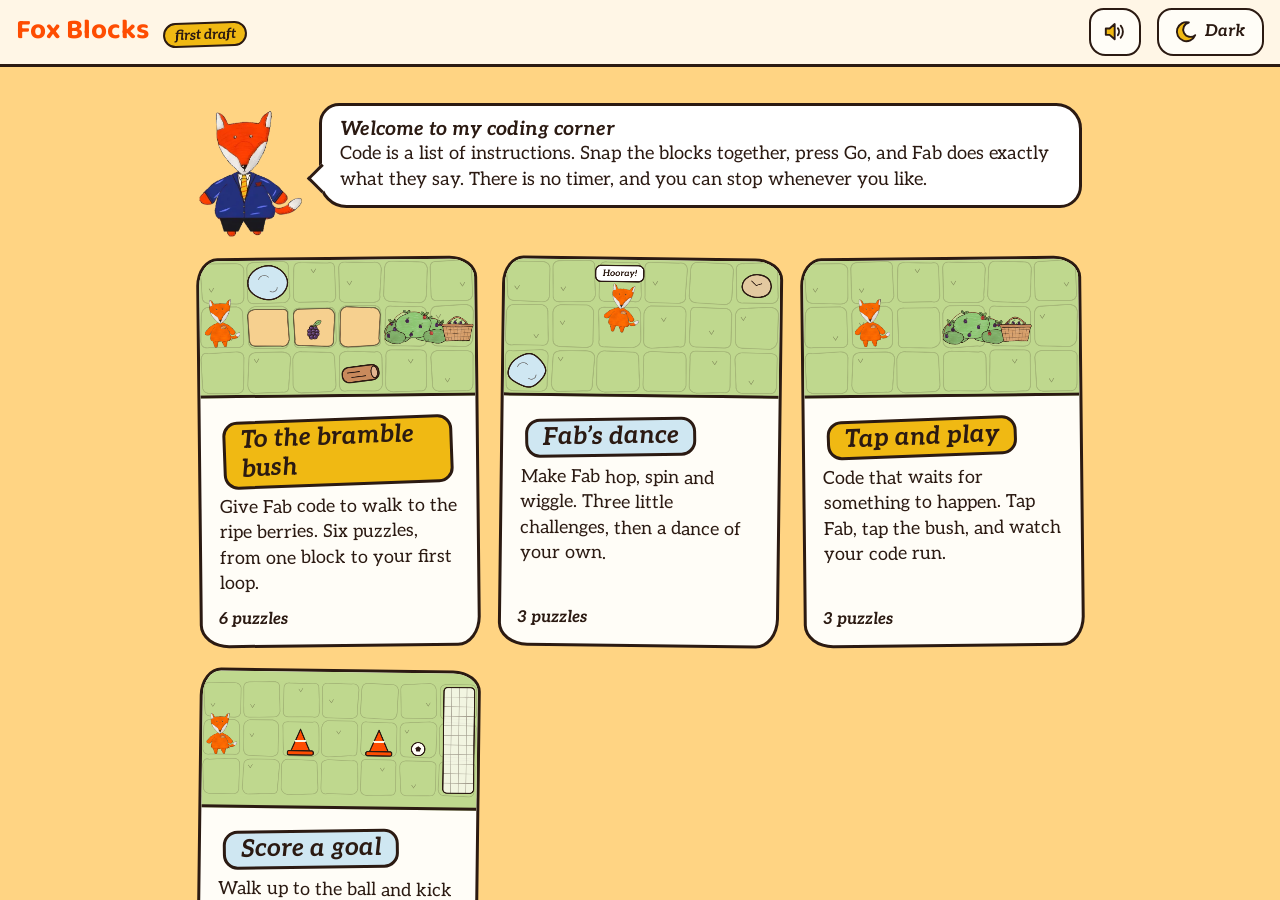
<file: code.html>
<!DOCTYPE html>
<html lang="en-GB">
<head>
<meta charset="UTF-8">
<meta name="viewport" content="width=device-width, initial-scale=1.0">
<title>Fox Blocks · BeMoreFab Virtual School</title>
<link rel="icon" href="icon.png">
<link rel="stylesheet" href="code/fonts.css">
<link rel="stylesheet" href="code/fabcode.css">
</head>
<body>
<!-- Fox Blocks: the coding area, a first playable draft. Built on Blockly (lib/blockly, Apache 2.0).
     It is its own page. In Fab Fox World it opens inside Dad’s Workshop and the STEM Den (code.html?embed=1); the landing page does not link here yet.
     The junior level: picture blocks that snap under "Go", a stage in the Fab Fox World look, Dad setting the task. -->
<div id="fc" class="fc" data-view="home">
  <header class="fc-top">
    <button type="button" class="fc-b fc-back" id="fcBack" hidden></button>
    <h1 class="fc-title"><span class="fc-word">Fox Blocks</span><span class="fc-draft">first draft</span></h1>
    <div class="fc-where" id="fcWhere" aria-live="polite"></div>
    <ol class="fc-dots" id="fcDots" aria-label="Puzzles"></ol>
    <button type="button" class="fc-b fc-theme fc-sound" id="fcSound" data-a="sound"></button>
    <button type="button" class="fc-b fc-theme" id="fcTheme" data-a="theme"></button>
  </header>

  <main class="fc-home" id="fcHome"></main>

  <main class="fc-work" id="fcWork" hidden>
    <section class="fc-brief" id="fcBrief" aria-label="What to do"></section>
    <section class="fc-blocks" aria-label="My blocks">
      <div class="fc-blocklabel"><span>Blocks</span><span>My code</span></div>
      <div id="fcBlockly" class="fc-blockly"></div>
    </section>
    <section class="fc-stage" aria-label="The stage">
      <div class="fc-canvaswrap" id="fcWrap"><canvas id="fcStage" role="img" aria-label="Fab on the grass"></canvas></div>
      <div class="fc-ctrl" id="fcCtrl"></div>
    </section>
  </main>
  <p class="fc-live" id="fcLive" role="status" aria-live="polite"></p>
</div>
<script src="lib/blockly/blockly_compressed.js"></script>
<script src="lib/blockly/en.js"></script>
<script src="code/fabcode.js"></script>
</body>
</html>
</file>
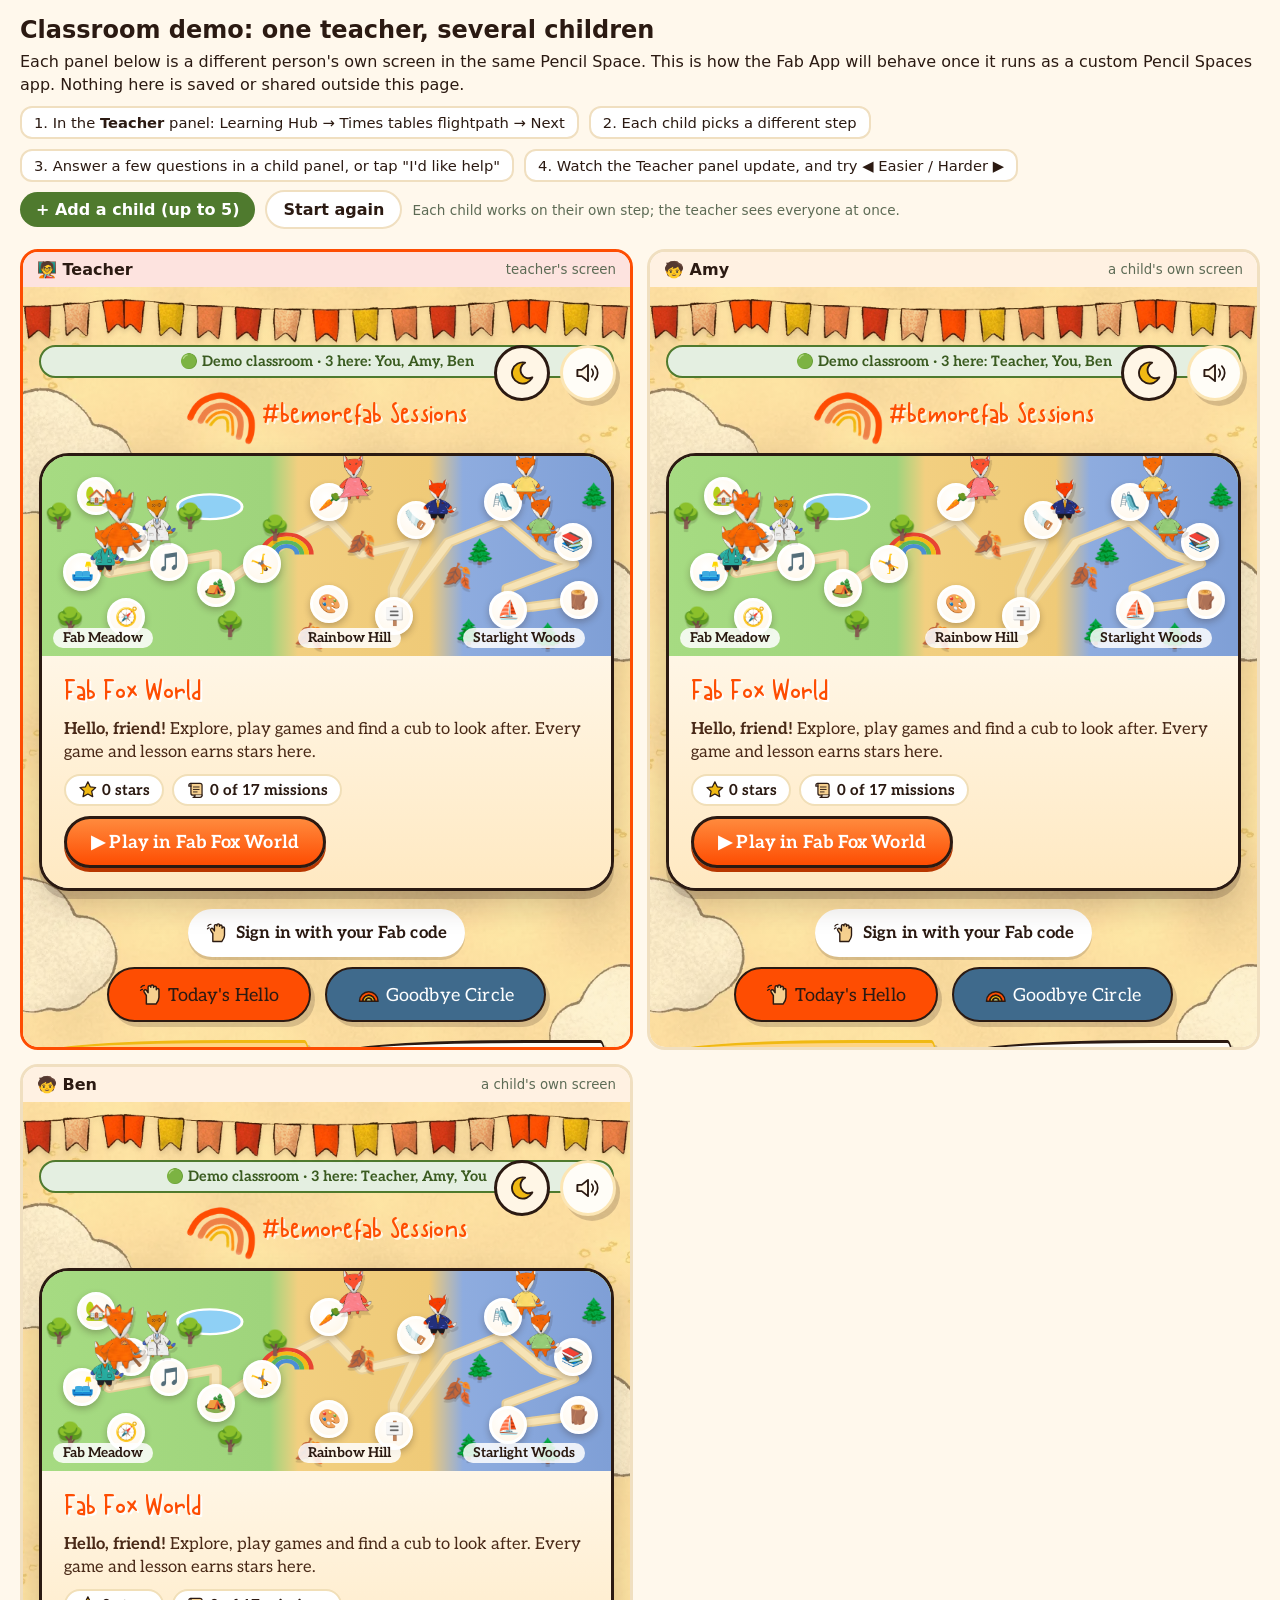
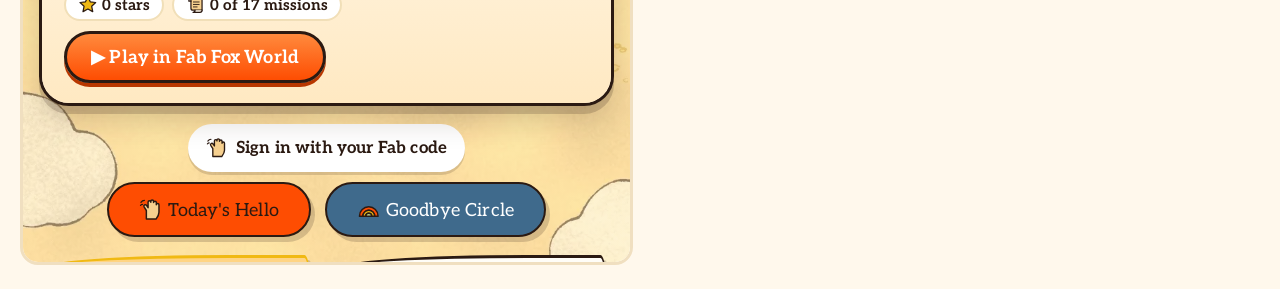
<file: demo.html>
<!DOCTYPE html>
<html lang="en-GB">
<head>
<meta charset="utf-8">
<meta name="viewport" content="width=device-width, initial-scale=1">
<title>#bemorefab classroom demo</title>
<style>
  :root{ --ink:#2B1A12; --soft:#5d6b55; --cream:#FFF8EC; --line:#F0DFC0; --flame:#FE4D02; --leaf:#4F7A2E; }
  *{ box-sizing:border-box; }
  body{ margin:0; font-family:system-ui, -apple-system, "Segoe UI", sans-serif; background:var(--cream); color:var(--ink); }
  header{ padding:16px 20px 8px; max-width:1500px; margin:0 auto; }
  h1{ margin:0 0 6px; font-size:1.5rem; }
  p{ margin:4px 0; line-height:1.45; }
  .steps{ display:flex; gap:10px; flex-wrap:wrap; margin:10px 0 4px; padding:0; list-style:none; }
  .steps li{ background:#fff; border:2px solid var(--line); border-radius:12px; padding:6px 12px; font-size:.92rem; }
  .bar{ display:flex; gap:10px; align-items:center; flex-wrap:wrap; margin:8px 0 0; }
  button{ font:inherit; font-weight:700; border:0; border-radius:999px; padding:8px 16px; cursor:pointer; background:var(--leaf); color:#fff; }
  button.soft{ background:#fff; color:var(--ink); border:2px solid var(--line); }
  .room{ display:grid; grid-template-columns:repeat(auto-fit, minmax(440px, 1fr)); gap:14px; padding:12px 20px 24px; max-width:1500px; margin:0 auto; }
  .pane{ background:#fff; border:3px solid var(--line); border-radius:18px; overflow:hidden; display:flex; flex-direction:column; }
  .pane.teacher{ border-color:var(--flame); }
  .pane h2{ margin:0; padding:8px 14px; font-size:1rem; background:#FFF1E2; display:flex; justify-content:space-between; align-items:center; }
  .pane.teacher h2{ background:#FDE3DF; }
  .pane h2 small{ font-weight:400; color:var(--soft); }
  iframe{ border:0; width:100%; height:760px; display:block; }
  .note{ font-size:.85rem; color:var(--soft); }
</style>
</head>
<body>
<header>
  <h1>Classroom demo: one teacher, several children</h1>
  <p>Each panel below is a different person's own screen in the same Pencil Space. This is how the Fab App will behave once it runs as a custom Pencil Spaces app. Nothing here is saved or shared outside this page.</p>
  <ol class="steps">
    <li>1. In the <b>Teacher</b> panel: Learning Hub → Times tables flightpath → Next</li>
    <li>2. Each child picks a different step</li>
    <li>3. Answer a few questions in a child panel, or tap "I'd like help"</li>
    <li>4. Watch the Teacher panel update, and try ◀ Easier / Harder ▶</li>
  </ol>
  <div class="bar">
    <button id="add">+ Add a child (up to 5)</button>
    <button class="soft" id="reset">Start again</button>
    <span class="note">Each child works on their own step; the teacher sees everyone at once.</span>
  </div>
</header>
<main class="room" id="room"></main>
<script>
/* A stand-in for Pencil Spaces: tells each panel who is in the "Space" and
   relays the app's shared updates between panels, as Pencil does for custom apps. */
(function(){
  const NAMES = ['Amy', 'Ben', 'Cara', 'Dev', 'Ellis'];
  const people = [{ _id:'teacher', name:'Teacher', role:'HOST', profilePicture:'' }];
  const frames = new Map();   // window -> user id
  let updates = [];           // every shared change so far, replayed to late joiners
  const room = document.getElementById('room');

  function send(win, data){ win.postMessage(data, location.origin); }
  function everyoneInfo(id){ return { currentUserId:id, ownerId:'teacher', users:people.slice() }; }
  function tellEveryoneWhoIsHere(){
    frames.forEach((id, win) => send(win, { _type:'SpaceContext', spaceContext:{ marioId:'demo', spaceUsersInfo:everyoneInfo(id), spaceSessionInfo:{ spaceId:'demo', sessionId:'demo' } } }));
  }
  window.addEventListener('message', e => {
    if(e.origin !== location.origin || !frames.has(e.source)) return;
    const ev = e.data && e.data.event; if(!ev) return;
    const id = frames.get(e.source);
    if(ev._type === 'RequestSpaceContext'){
      send(e.source, { _type:'SpaceContext', spaceContext:{ marioId:'demo', spaceUsersInfo:everyoneInfo(id), spaceSessionInfo:{ spaceId:'demo', sessionId:'demo' } } });
    } else if(ev._type === 'Ready'){
      updates.forEach(u => send(e.source, { _type:'YJSUpdate', update:u }));
      if(!updates.length) send(e.source, { _type:'YJSUpdate', update:new Uint8Array([0, 0]) });
    } else if(ev._type === 'YJSUpdate'){
      const u = new Uint8Array(ev.update);
      updates.push(u);
      frames.forEach((other, win) => { if(win !== e.source) send(win, { _type:'YJSUpdate', update:u }); });
    }
  });
  function addPane(person){
    const pane = document.createElement('section');
    pane.className = 'pane' + (person.role === 'HOST' ? ' teacher' : '');
    pane.innerHTML = `<h2><span>${person.role === 'HOST' ? '🧑‍🏫 ' : '🧒 '}${person.name}</span><small>${person.role === 'HOST' ? "teacher's screen" : 'a child\'s own screen'}</small></h2>`;
    const f = document.createElement('iframe');
    f.title = person.name + "'s screen";
    f.src = 'index.html?pencil=demo&as=' + encodeURIComponent(person._id);
    pane.appendChild(f);
    room.appendChild(pane);
    f.addEventListener('load', () => { frames.set(f.contentWindow, person._id); });
    frames.set(f.contentWindow, person._id);
  }
  function addChild(){
    const n = people.length - 1;
    if(n >= NAMES.length) return;
    const p = { _id:'child-' + (n + 1), name:NAMES[n], role:'PARTICIPANT', profilePicture:'' };
    people.push(p);
    addPane(p);
    tellEveryoneWhoIsHere();
    document.getElementById('add').disabled = people.length - 1 >= NAMES.length;
  }
  document.getElementById('add').addEventListener('click', addChild);
  document.getElementById('reset').addEventListener('click', () => location.reload());
  addPane(people[0]);
  addChild(); addChild();
})();
</script>
</body>
</html>
</file>
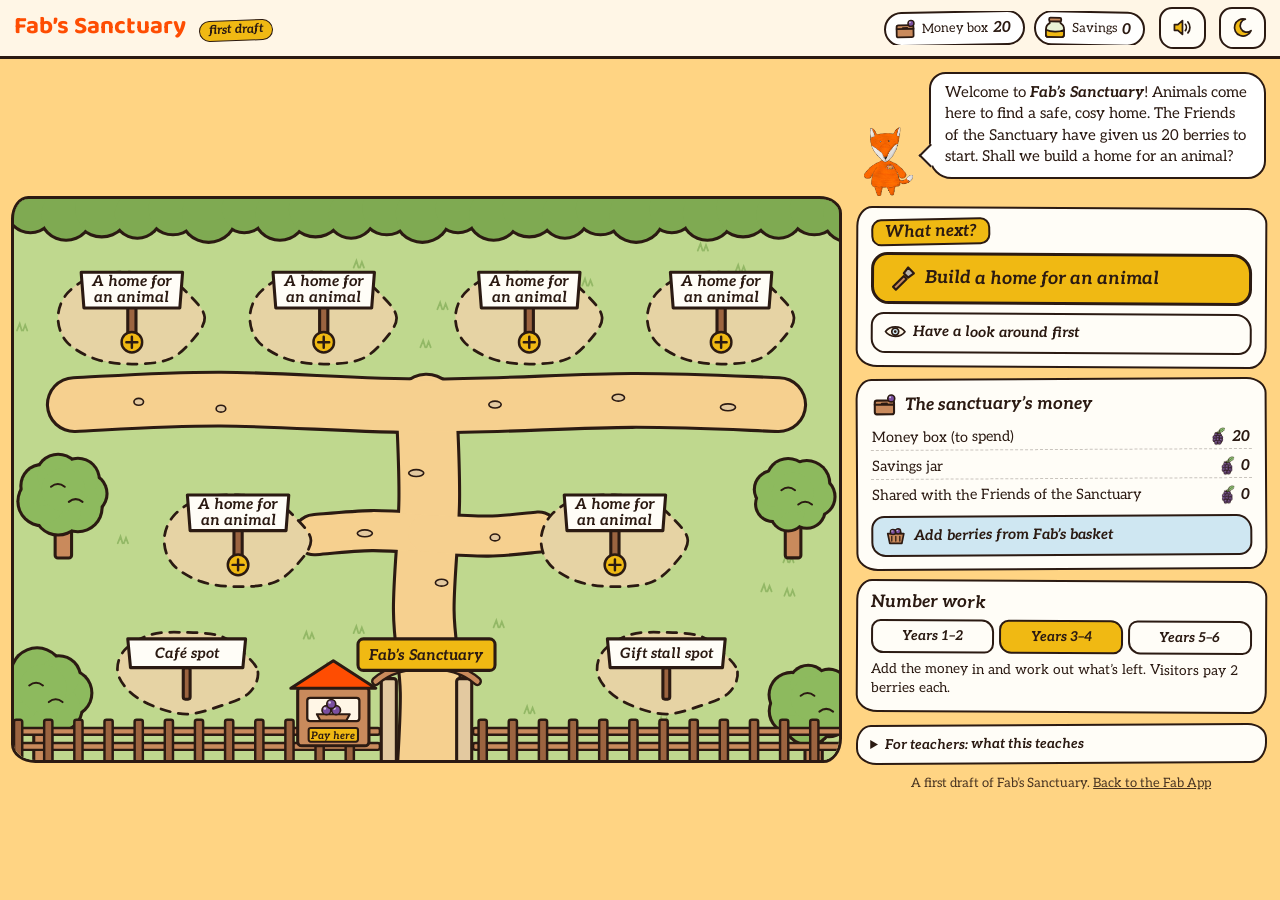
<file: sanctuary.html>
<!DOCTYPE html>
<html lang="en-GB">
<head>
<meta charset="UTF-8">
<meta name="viewport" content="width=device-width, initial-scale=1.0">
<title>Fab’s Sanctuary · BeMoreFab Virtual School</title>
<link rel="icon" href="icon.png">
<link rel="stylesheet" href="code/fonts.css">
<link rel="stylesheet" href="sanctuary/sanct.css">
</head>
<body>
<!-- Fab's Sanctuary: a first playable draft (26 Nov 2026). Children run an animal sanctuary and learn how money works.
     It is its own page. It opens inside Fab Fox World (Fox's Den, for now) and from the Games page of the Fab App (sanctuary.html?embed=1).
     Its place in Fab Fox World is still to be chosen. The drawings are drawn in code, for Andrew to redraw. -->
<div id="sn" class="sn">
  <header class="sn-top">
    <button type="button" class="sn-b sn-back" id="snBack" hidden></button>
    <h1 class="sn-title"><span class="sn-word">Fab’s Sanctuary</span><span class="sn-draft">first draft</span></h1>
    <div class="sn-money" id="snMoney"></div>
    <button type="button" class="sn-b sn-help" id="snHelp" data-a="help" hidden></button>
    <button type="button" class="sn-b sn-sound" id="snSound" data-a="sound"></button>
    <button type="button" class="sn-b sn-theme" id="snTheme" data-a="theme"></button>
  </header>
  <main class="sn-main">
    <section class="sn-park" id="snPark" aria-label="The sanctuary">
      <div class="sn-scene" id="snScene">
        <svg id="snSvg" viewBox="0 0 1200 820" role="img" aria-label="Fab’s Sanctuary from above: homes for animals, a path and the gate"></svg>
        <div class="sn-hot" id="snHot"></div>
      </div>
    </section>
    <section class="sn-side" id="snSide" aria-label="What to do"></section>
  </main>
  <div class="sn-sheet" id="snSheet" hidden><div class="sn-card" id="snCard" role="dialog" aria-modal="true" aria-labelledby="snCardTitle"></div></div>
  <p class="sn-live" id="snLive" role="status" aria-live="polite"></p>
</div>
<script src="sanctuary/sanct.js"></script>
</body>
</html>
</file>
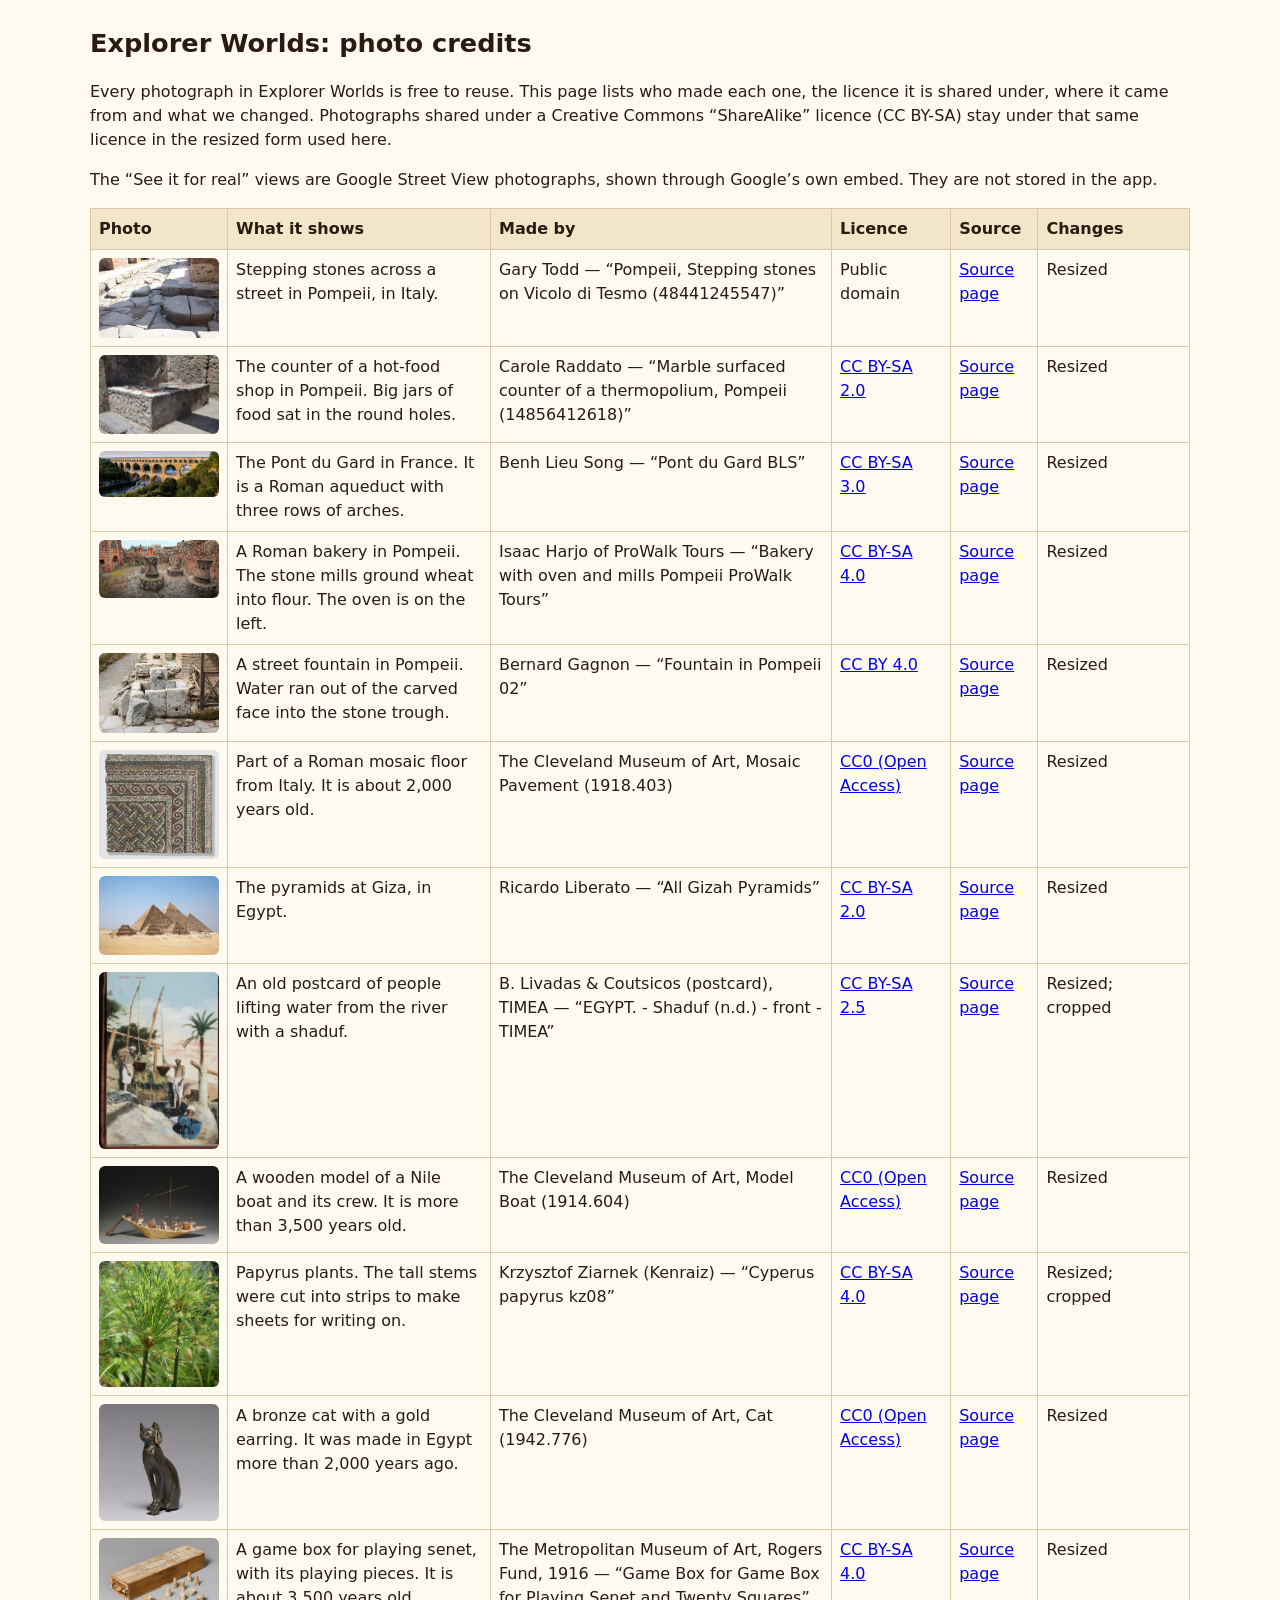
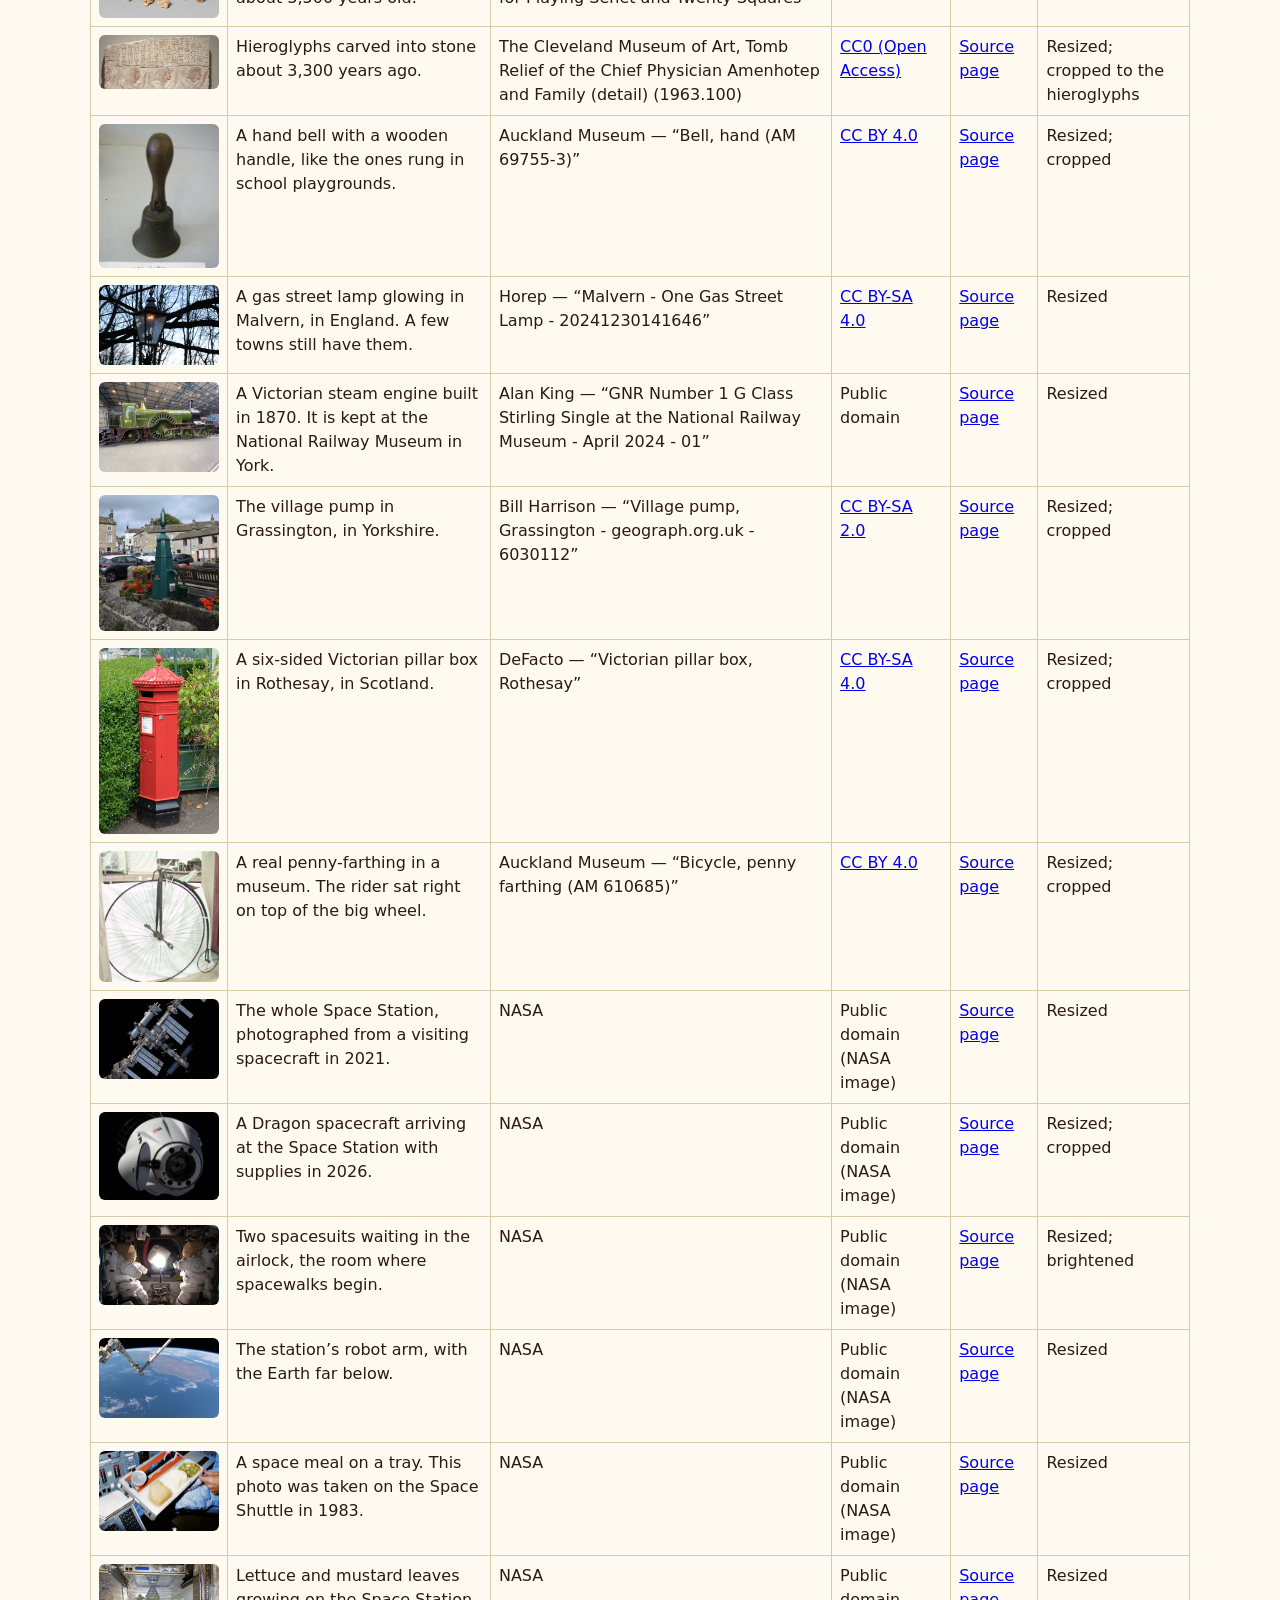
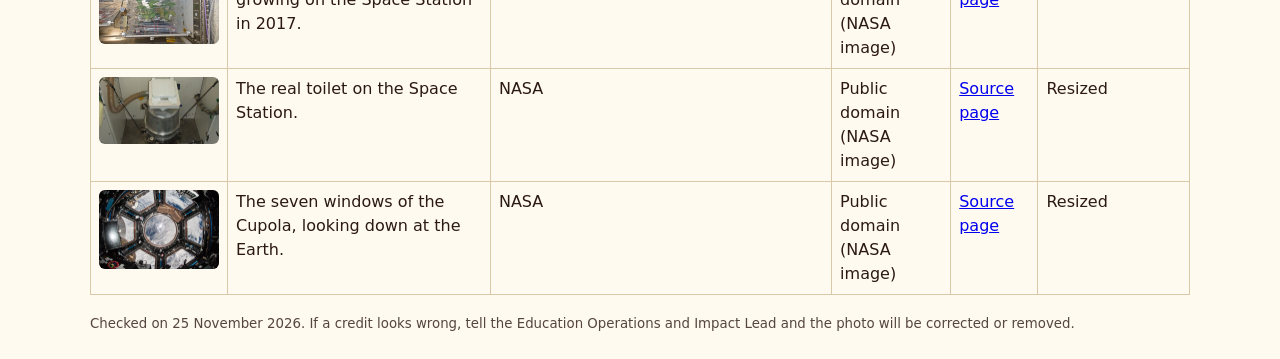
<file: explore/CREDITS.html>
<!doctype html><html lang="en-GB"><head><meta charset="utf-8"><meta name="viewport" content="width=device-width,initial-scale=1"><title>Explorer Worlds: photo credits</title>
<style>body{font:16px/1.5 system-ui,Segoe UI,Arial,sans-serif;margin:24px auto;max-width:1100px;padding:0 16px;color:#2B1A12;background:#fffaf0}h1{font-size:1.6rem}table{border-collapse:collapse;width:100%}th,td{border:1px solid #d9c9a8;padding:8px;text-align:left;vertical-align:top}th{background:#f3e6c8}img{width:120px;height:auto;display:block;border-radius:6px}small{opacity:.8}</style></head><body>
<h1>Explorer Worlds: photo credits</h1>
<p>Every photograph in Explorer Worlds is free to reuse. This page lists who made each one, the licence it is shared under, where it came from and what we changed. Photographs shared under a Creative Commons “ShareAlike” licence (CC BY-SA) stay under that same licence in the resized form used here.</p>
<p>The “See it for real” views are Google Street View photographs, shown through Google’s own embed. They are not stored in the app.</p>
<table><thead><tr><th>Photo</th><th>What it shows</th><th>Made by</th><th>Licence</th><th>Source</th><th>Changes</th></tr></thead><tbody>
<tr><td><img src="rome-stones.jpg" alt="" loading="lazy"></td><td>Stepping stones across a street in Pompeii, in Italy.</td><td>Gary Todd — “Pompeii, Stepping stones on Vicolo di Tesmo (48441245547)”</td><td>Public domain</td><td><a href="https://commons.wikimedia.org/wiki/File:Pompeii%2C_Stepping_stones_on_Vicolo_di_Tesmo_%2848441245547%29.jpg" rel="noopener">Source page</a></td><td>Resized</td></tr>
<tr><td><img src="rome-thermo.jpg" alt="" loading="lazy"></td><td>The counter of a hot-food shop in Pompeii. Big jars of food sat in the round holes.</td><td>Carole Raddato — “Marble surfaced counter of a thermopolium, Pompeii (14856412618)”</td><td><a href="https://creativecommons.org/licenses/by-sa/2.0/" rel="noopener">CC BY-SA 2.0</a></td><td><a href="https://commons.wikimedia.org/wiki/File:Marble_surfaced_counter_of_a_thermopolium%2C_Pompeii_%2814856412618%29.jpg" rel="noopener">Source page</a></td><td>Resized</td></tr>
<tr><td><img src="rome-aqueduct.jpg" alt="" loading="lazy"></td><td>The Pont du Gard in France. It is a Roman aqueduct with three rows of arches.</td><td>Benh Lieu Song — “Pont du Gard BLS”</td><td><a href="https://creativecommons.org/licenses/by-sa/3.0/" rel="noopener">CC BY-SA 3.0</a></td><td><a href="https://commons.wikimedia.org/wiki/File:Pont_du_Gard_BLS.jpg" rel="noopener">Source page</a></td><td>Resized</td></tr>
<tr><td><img src="rome-bakery.jpg" alt="" loading="lazy"></td><td>A Roman bakery in Pompeii. The stone mills ground wheat into flour. The oven is on the left.</td><td>Isaac Harjo of ProWalk Tours — “Bakery with oven and mills Pompeii ProWalk Tours”</td><td><a href="https://creativecommons.org/licenses/by-sa/4.0/" rel="noopener">CC BY-SA 4.0</a></td><td><a href="https://commons.wikimedia.org/wiki/File:Bakery_with_oven_and_mills_Pompeii_ProWalk_Tours.jpg" rel="noopener">Source page</a></td><td>Resized</td></tr>
<tr><td><img src="rome-fountain.jpg" alt="" loading="lazy"></td><td>A street fountain in Pompeii. Water ran out of the carved face into the stone trough.</td><td>Bernard Gagnon — “Fountain in Pompeii 02”</td><td><a href="https://creativecommons.org/licenses/by/4.0/" rel="noopener">CC BY 4.0</a></td><td><a href="https://commons.wikimedia.org/wiki/File:Fountain_in_Pompeii_02.jpg" rel="noopener">Source page</a></td><td>Resized</td></tr>
<tr><td><img src="rome-mosaic.jpg" alt="" loading="lazy"></td><td>Part of a Roman mosaic floor from Italy. It is about 2,000 years old.</td><td>The Cleveland Museum of Art, Mosaic Pavement (1918.403)</td><td><a href="https://creativecommons.org/publicdomain/zero/1.0/" rel="noopener">CC0 (Open Access)</a></td><td><a href="https://clevelandart.org/art/1918.403" rel="noopener">Source page</a></td><td>Resized</td></tr>
<tr><td><img src="egypt-pyramids.jpg" alt="" loading="lazy"></td><td>The pyramids at Giza, in Egypt.</td><td>Ricardo Liberato — “All Gizah Pyramids”</td><td><a href="https://creativecommons.org/licenses/by-sa/2.0/" rel="noopener">CC BY-SA 2.0</a></td><td><a href="https://commons.wikimedia.org/wiki/File:All_Gizah_Pyramids.jpg" rel="noopener">Source page</a></td><td>Resized</td></tr>
<tr><td><img src="egypt-shaduf.jpg" alt="" loading="lazy"></td><td>An old postcard of people lifting water from the river with a shaduf.</td><td>B. Livadas &amp; Coutsicos (postcard), TIMEA — “EGYPT. - Shaduf (n.d.) - front - TIMEA”</td><td><a href="https://creativecommons.org/licenses/by-sa/2.5/" rel="noopener">CC BY-SA 2.5</a></td><td><a href="https://commons.wikimedia.org/wiki/File:EGYPT._-_Shaduf_%28n.d.%29_-_front_-_TIMEA.jpg" rel="noopener">Source page</a></td><td>Resized; cropped</td></tr>
<tr><td><img src="egypt-boat.jpg" alt="" loading="lazy"></td><td>A wooden model of a Nile boat and its crew. It is more than 3,500 years old.</td><td>The Cleveland Museum of Art, Model Boat (1914.604)</td><td><a href="https://creativecommons.org/publicdomain/zero/1.0/" rel="noopener">CC0 (Open Access)</a></td><td><a href="https://clevelandart.org/art/1914.604" rel="noopener">Source page</a></td><td>Resized</td></tr>
<tr><td><img src="egypt-papyrus.jpg" alt="" loading="lazy"></td><td>Papyrus plants. The tall stems were cut into strips to make sheets for writing on.</td><td>Krzysztof Ziarnek (Kenraiz) — “Cyperus papyrus kz08”</td><td><a href="https://creativecommons.org/licenses/by-sa/4.0/" rel="noopener">CC BY-SA 4.0</a></td><td><a href="https://commons.wikimedia.org/wiki/File:Cyperus_papyrus_kz08.jpg" rel="noopener">Source page</a></td><td>Resized; cropped</td></tr>
<tr><td><img src="egypt-cat.jpg" alt="" loading="lazy"></td><td>A bronze cat with a gold earring. It was made in Egypt more than 2,000 years ago.</td><td>The Cleveland Museum of Art, Cat (1942.776)</td><td><a href="https://creativecommons.org/publicdomain/zero/1.0/" rel="noopener">CC0 (Open Access)</a></td><td><a href="https://clevelandart.org/art/1942.776" rel="noopener">Source page</a></td><td>Resized</td></tr>
<tr><td><img src="egypt-senet.jpg" alt="" loading="lazy"></td><td>A game box for playing senet, with its playing pieces. It is about 3,500 years old.</td><td>The Metropolitan Museum of Art, Rogers Fund, 1916 — “Game Box for Game Box for Playing Senet and Twenty Squares”</td><td><a href="https://creativecommons.org/licenses/by-sa/4.0/" rel="noopener">CC BY-SA 4.0</a></td><td><a href="https://commons.wikimedia.org/wiki/File:Game_Box_for_Game_Box_for_Playing_Senet_and_Twenty_Squares.jpg" rel="noopener">Source page</a></td><td>Resized</td></tr>
<tr><td><img src="egypt-hiero.jpg" alt="" loading="lazy"></td><td>Hieroglyphs carved into stone about 3,300 years ago.</td><td>The Cleveland Museum of Art, Tomb Relief of the Chief Physician Amenhotep and Family (detail) (1963.100)</td><td><a href="https://creativecommons.org/publicdomain/zero/1.0/" rel="noopener">CC0 (Open Access)</a></td><td><a href="https://clevelandart.org/art/1963.100" rel="noopener">Source page</a></td><td>Resized; cropped to the hieroglyphs</td></tr>
<tr><td><img src="victorian-bell.jpg" alt="" loading="lazy"></td><td>A hand bell with a wooden handle, like the ones rung in school playgrounds.</td><td>Auckland Museum — “Bell, hand (AM 69755-3)”</td><td><a href="https://creativecommons.org/licenses/by/4.0/" rel="noopener">CC BY 4.0</a></td><td><a href="https://commons.wikimedia.org/wiki/File:Bell%2C_hand_%28AM_69755-3%29.jpg" rel="noopener">Source page</a></td><td>Resized; cropped</td></tr>
<tr><td><img src="victorian-lamp.jpg" alt="" loading="lazy"></td><td>A gas street lamp glowing in Malvern, in England. A few towns still have them.</td><td>Horep — “Malvern - One Gas Street Lamp - 20241230141646”</td><td><a href="https://creativecommons.org/licenses/by-sa/4.0/" rel="noopener">CC BY-SA 4.0</a></td><td><a href="https://commons.wikimedia.org/wiki/File:Malvern_-_One_Gas_Street_Lamp_-_20241230141646.jpg" rel="noopener">Source page</a></td><td>Resized</td></tr>
<tr><td><img src="victorian-train.jpg" alt="" loading="lazy"></td><td>A Victorian steam engine built in 1870. It is kept at the National Railway Museum in York.</td><td>Alan King — “GNR Number 1 G Class Stirling Single at the National Railway Museum - April 2024 - 01”</td><td>Public domain</td><td><a href="https://commons.wikimedia.org/wiki/File:GNR_Number_1_G_Class_Stirling_Single_at_the_National_Railway_Museum_-_April_2024_-_01.jpg" rel="noopener">Source page</a></td><td>Resized</td></tr>
<tr><td><img src="victorian-pump.jpg" alt="" loading="lazy"></td><td>The village pump in Grassington, in Yorkshire.</td><td>Bill Harrison — “Village pump, Grassington - geograph.org.uk - 6030112”</td><td><a href="https://creativecommons.org/licenses/by-sa/2.0/" rel="noopener">CC BY-SA 2.0</a></td><td><a href="https://commons.wikimedia.org/wiki/File:Village_pump%2C_Grassington_-_geograph.org.uk_-_6030112.jpg" rel="noopener">Source page</a></td><td>Resized; cropped</td></tr>
<tr><td><img src="victorian-post.jpg" alt="" loading="lazy"></td><td>A six-sided Victorian pillar box in Rothesay, in Scotland.</td><td>DeFacto — “Victorian pillar box, Rothesay”</td><td><a href="https://creativecommons.org/licenses/by-sa/4.0/" rel="noopener">CC BY-SA 4.0</a></td><td><a href="https://commons.wikimedia.org/wiki/File:Victorian_pillar_box%2C_Rothesay.jpg" rel="noopener">Source page</a></td><td>Resized; cropped</td></tr>
<tr><td><img src="victorian-bike.jpg" alt="" loading="lazy"></td><td>A real penny-farthing in a museum. The rider sat right on top of the big wheel.</td><td>Auckland Museum — “Bicycle, penny farthing (AM 610685)”</td><td><a href="https://creativecommons.org/licenses/by/4.0/" rel="noopener">CC BY 4.0</a></td><td><a href="https://commons.wikimedia.org/wiki/File:Bicycle%2C_penny_farthing_%28AM_610685%29.jpg" rel="noopener">Source page</a></td><td>Resized; cropped</td></tr>
<tr><td><img src="space-solar.jpg" alt="" loading="lazy"></td><td>The whole Space Station, photographed from a visiting spacecraft in 2021.</td><td>NASA</td><td>Public domain (NASA image)</td><td><a href="https://images.nasa.gov/details/iss066e080432" rel="noopener">Source page</a></td><td>Resized</td></tr>
<tr><td><img src="space-craft.jpg" alt="" loading="lazy"></td><td>A Dragon spacecraft arriving at the Space Station with supplies in 2026.</td><td>NASA</td><td>Public domain (NASA image)</td><td><a href="https://images.nasa.gov/details/iss075e0226575" rel="noopener">Source page</a></td><td>Resized; cropped</td></tr>
<tr><td><img src="space-suit.jpg" alt="" loading="lazy"></td><td>Two spacesuits waiting in the airlock, the room where spacewalks begin.</td><td>NASA</td><td>Public domain (NASA image)</td><td><a href="https://images.nasa.gov/details/iss069e011698" rel="noopener">Source page</a></td><td>Resized; brightened</td></tr>
<tr><td><img src="space-arm.jpg" alt="" loading="lazy"></td><td>The station’s robot arm, with the Earth far below.</td><td>NASA</td><td>Public domain (NASA image)</td><td><a href="https://images.nasa.gov/details/iss071e361950" rel="noopener">Source page</a></td><td>Resized</td></tr>
<tr><td><img src="space-food.jpg" alt="" loading="lazy"></td><td>A space meal on a tray. This photo was taken on the Space Shuttle in 1983.</td><td>NASA</td><td>Public domain (NASA image)</td><td><a href="https://images.nasa.gov/details/s09-05-0153" rel="noopener">Source page</a></td><td>Resized</td></tr>
<tr><td><img src="space-garden.jpg" alt="" loading="lazy"></td><td>Lettuce and mustard leaves growing on the Space Station in 2017.</td><td>NASA</td><td>Public domain (NASA image)</td><td><a href="https://images.nasa.gov/details/KSC-20171017-PH_ISS01_0001" rel="noopener">Source page</a></td><td>Resized</td></tr>
<tr><td><img src="space-toilet.jpg" alt="" loading="lazy"></td><td>The real toilet on the Space Station.</td><td>NASA</td><td>Public domain (NASA image)</td><td><a href="https://images.nasa.gov/details/iss041e080672" rel="noopener">Source page</a></td><td>Resized</td></tr>
<tr><td><img src="space-cupola.jpg" alt="" loading="lazy"></td><td>The seven windows of the Cupola, looking down at the Earth.</td><td>NASA</td><td>Public domain (NASA image)</td><td><a href="https://images.nasa.gov/details/iss038e013587" rel="noopener">Source page</a></td><td>Resized</td></tr>
</tbody></table>
<p><small>Checked on 25 November 2026. If a credit looks wrong, tell the Education Operations and Impact Lead and the photo will be corrected or removed.</small></p>
</body></html>
</file>
